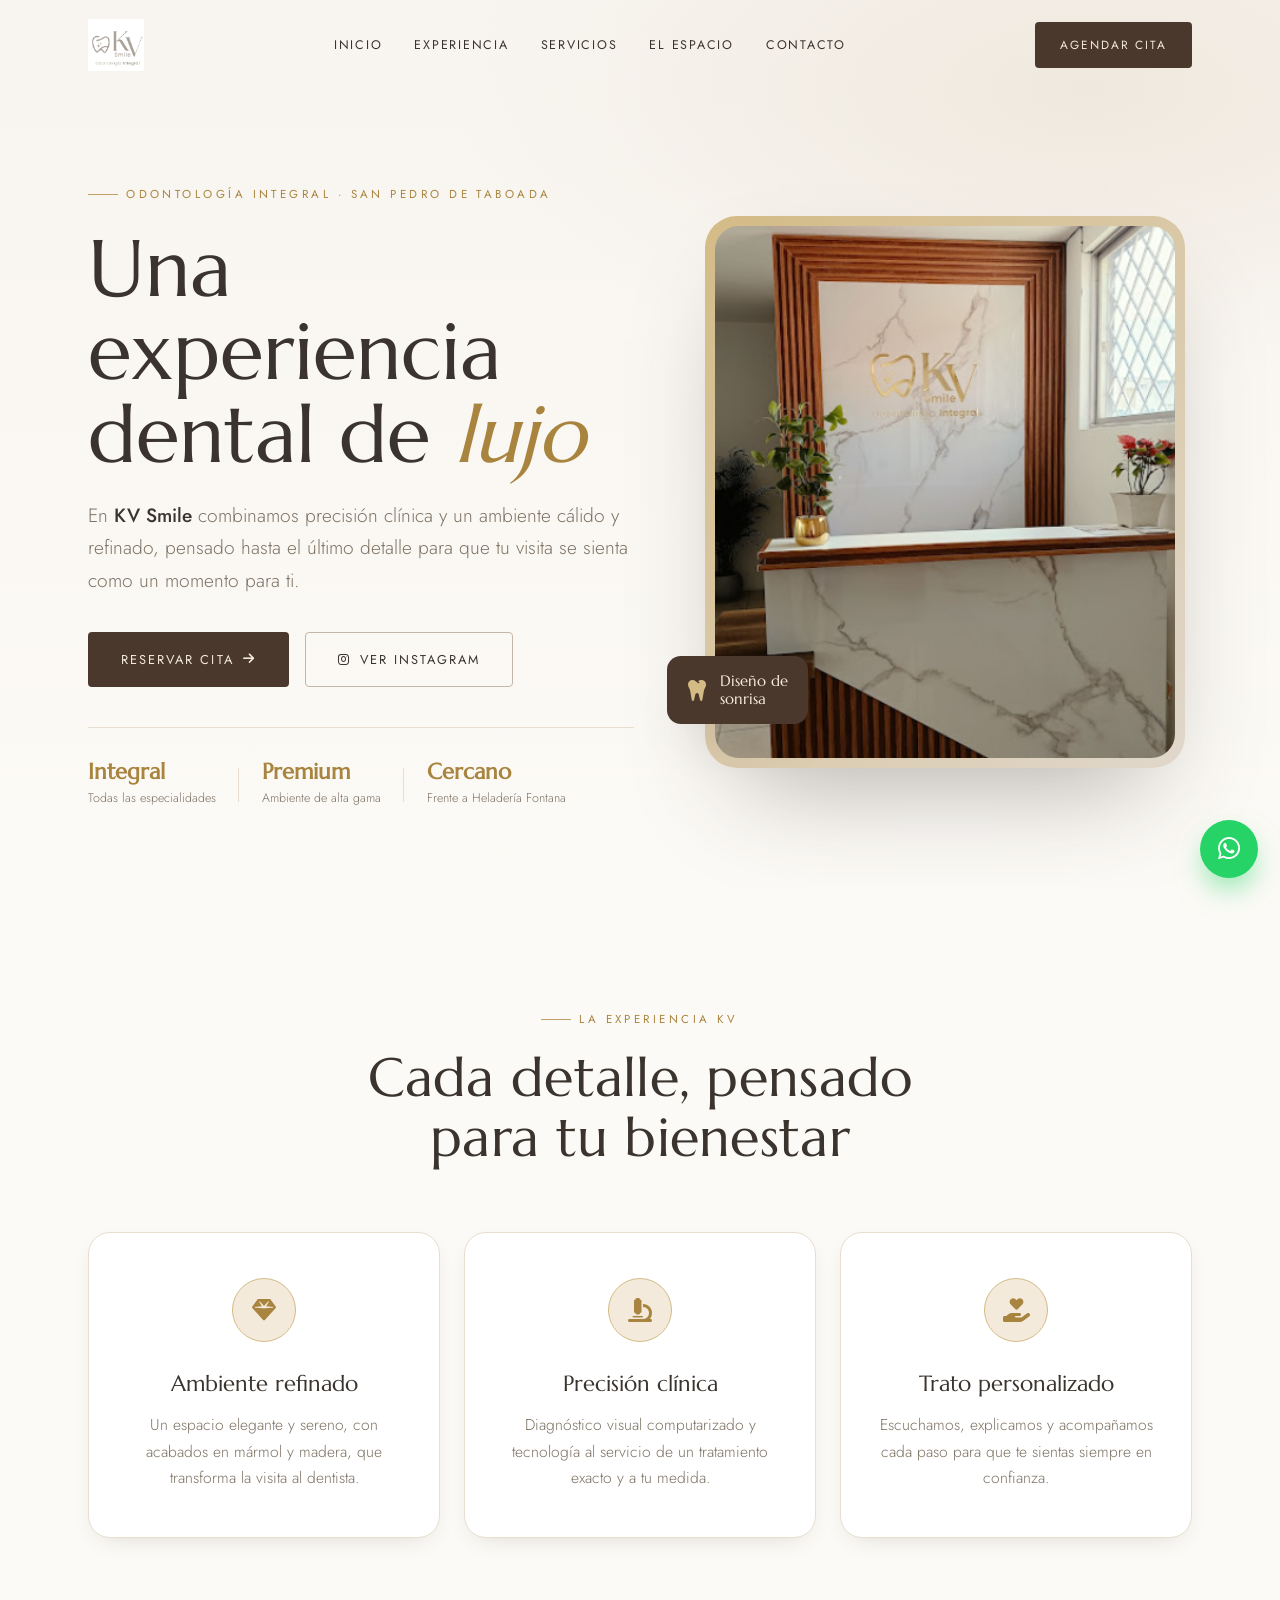
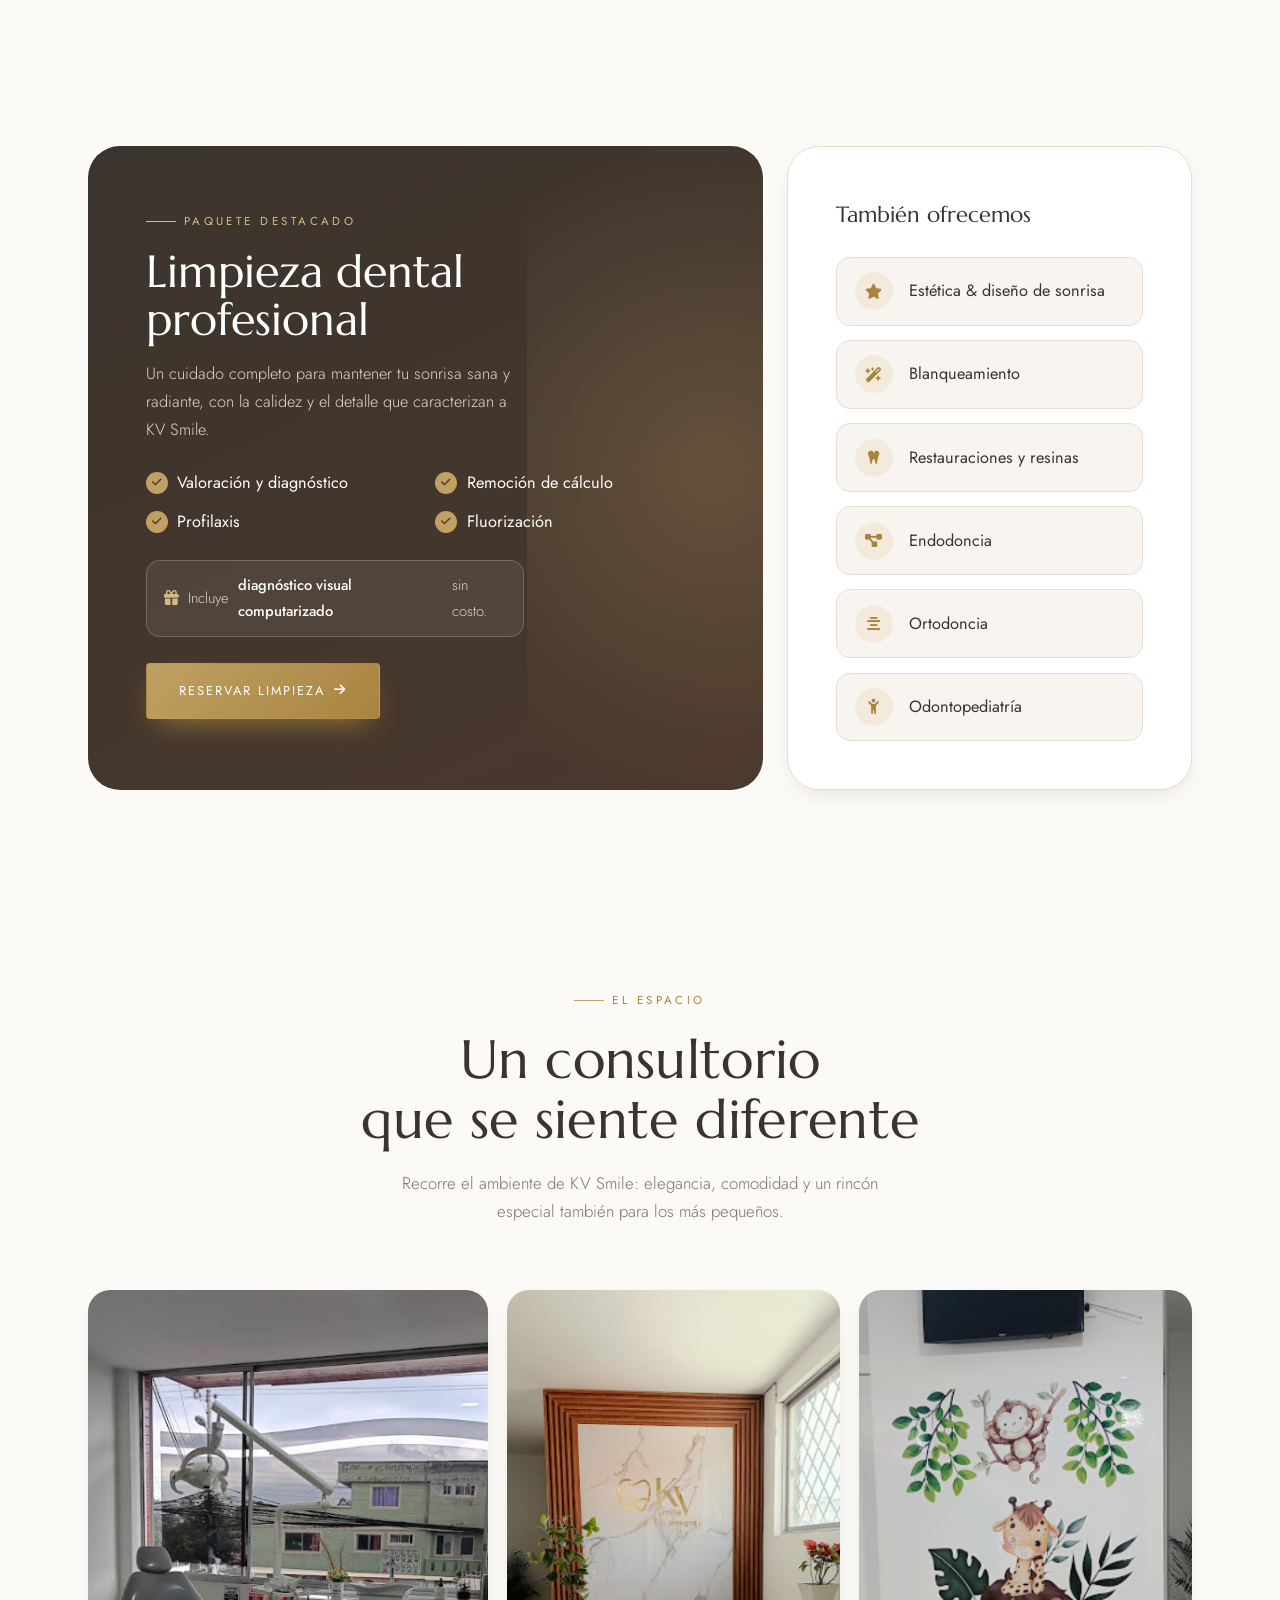
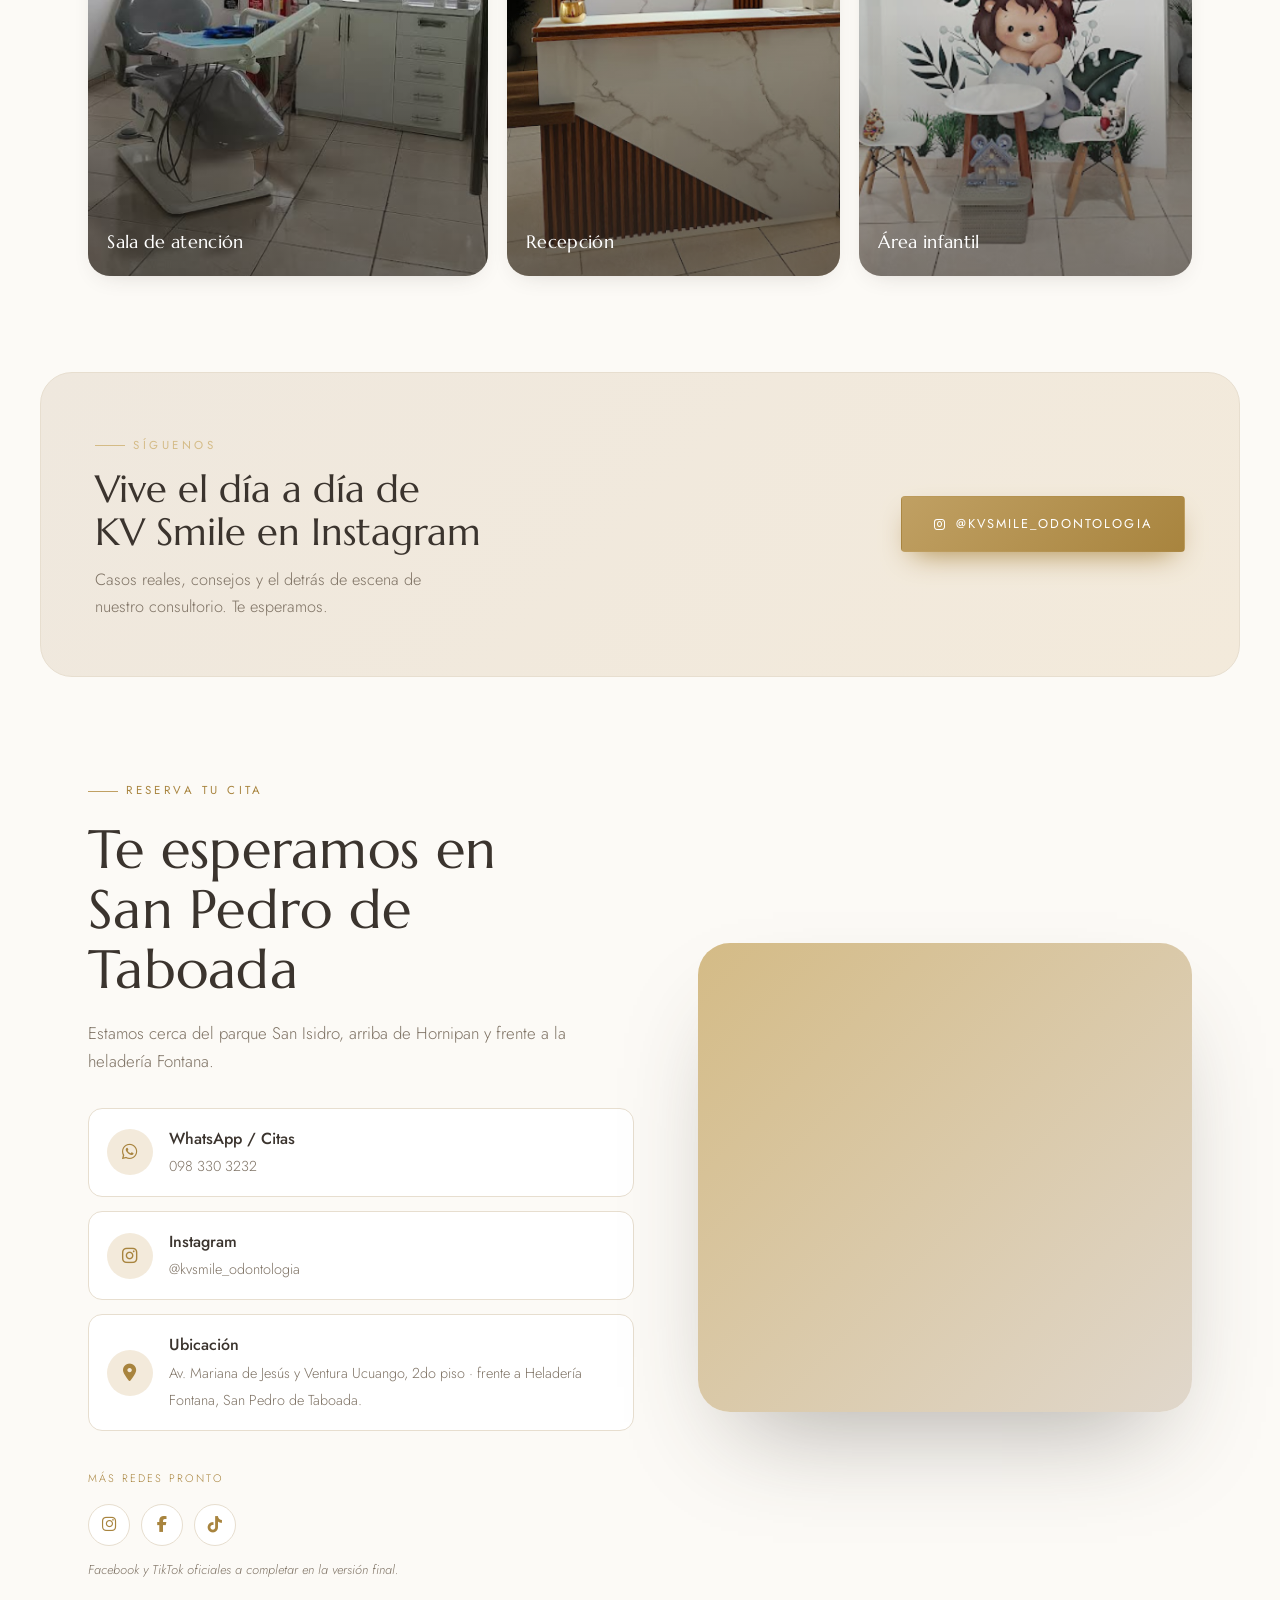
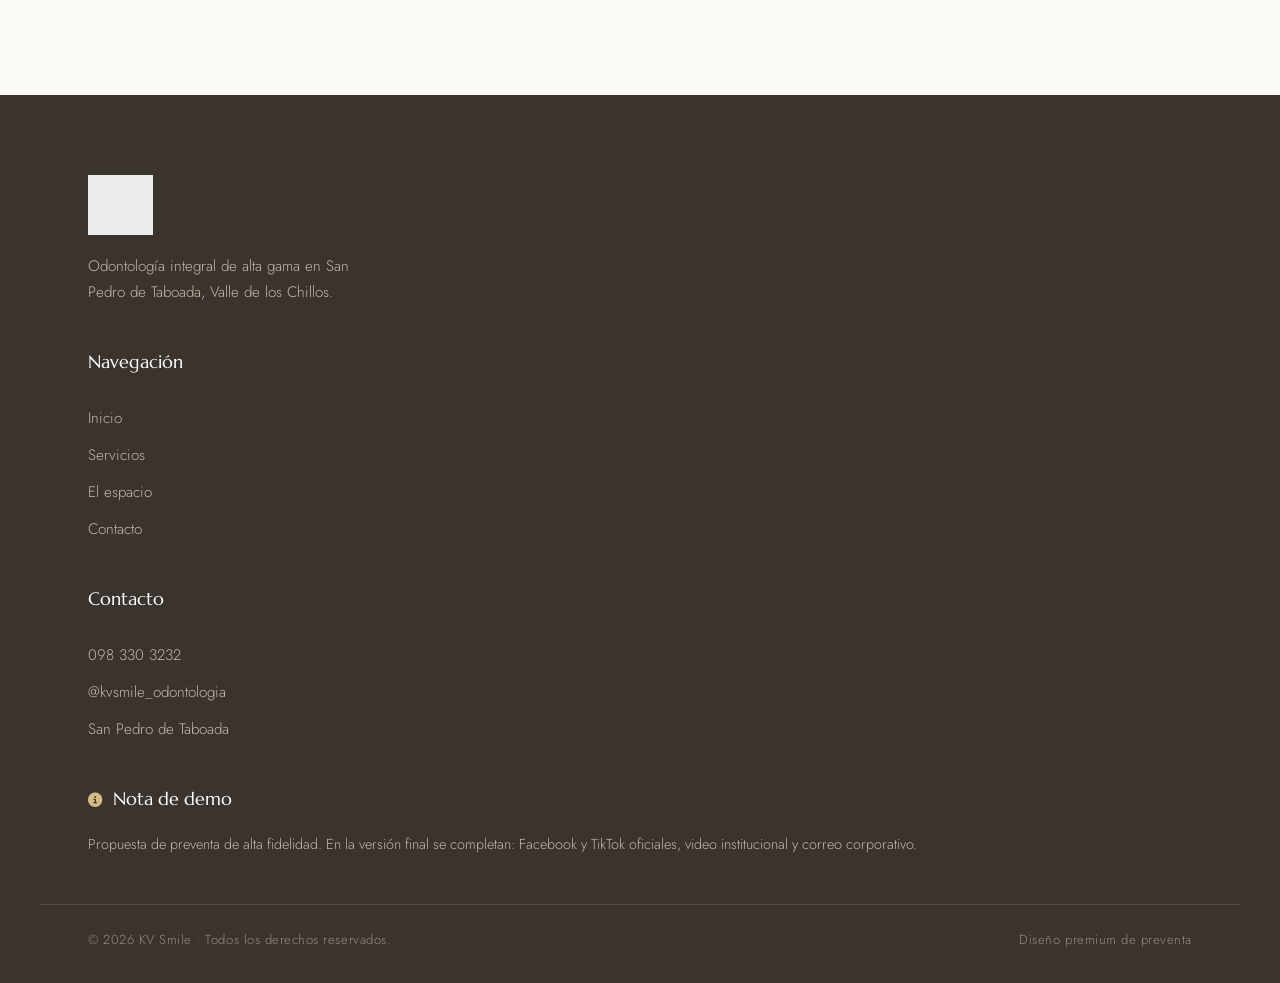
<file: index.html>
﻿<!DOCTYPE html>
<html lang="es">
<head>
    <meta charset="UTF-8">
    <meta name="viewport" content="width=device-width, initial-scale=1.0">
    <meta name="description" content="KV Smile · Odontología Integral en San Pedro de Taboada, Valle de los Chillos. Experiencia dental de lujo, limpieza profesional y estética. Citas: 098 330 3232.">
    <title>KV Smile · Odontología Integral — San Pedro de Taboada</title>
    <link rel="icon" type="image/png" href="imagenes/logo.png">
    <link rel="apple-touch-icon" href="imagenes/logo.png">

    <link rel="preconnect" href="https://fonts.googleapis.com">
    <link rel="preconnect" href="https://fonts.gstatic.com" crossorigin>
    <link href="https://fonts.googleapis.com/css2?family=Marcellus&family=Jost:wght@300;400;500;600&display=swap" rel="stylesheet">

    <link rel="stylesheet" href="styles.css">
    <link rel="stylesheet" href="https://cdnjs.cloudflare.com/ajax/libs/font-awesome/6.5.1/css/all.min.css">
</head>
<body>

    <!-- ======= HEADER ======= -->
    <header class="site-header" id="header">
        <div class="shell header-inner">
            <a href="#inicio" class="brand">
                <img src="imagenes/logo.png" alt="KV Smile · Odontología Integral" class="brand-logo">
            </a>
            <nav class="nav" id="nav">
                <a href="#inicio" class="nav-link">Inicio</a>
                <a href="#experiencia" class="nav-link">Experiencia</a>
                <a href="#servicios" class="nav-link">Servicios</a>
                <a href="#espacio" class="nav-link">El espacio</a>
                <a href="contacto.html" class="nav-link">Contacto</a>
            </nav>
            <div class="header-actions">
                <a href="contacto.html" target="_blank" rel="noopener" class="btn btn-solid btn-sm">
                    <span>Agendar cita</span>
                </a>
                <button class="burger" id="burger" aria-label="Abrir menú" aria-expanded="false">
                    <span></span><span></span><span></span>
                </button>
            </div>
        </div>
    </header>

    <main>
        <!-- ======= HERO ======= -->
        <section class="hero" id="inicio">
            <div class="shell hero-grid">
                <div class="hero-copy reveal">
                    <span class="eyebrow">Odontología Integral · San Pedro de Taboada</span>
                    <h1>Una experiencia<br>dental de <span class="gold">lujo</span></h1>
                    <p class="lead">
                        En <strong>KV Smile</strong> combinamos precisión clínica y un ambiente cálido y refinado,
                        pensado hasta el último detalle para que tu visita se sienta como un momento para ti.
                    </p>
                    <div class="hero-cta">
                        <a href="contacto.html" target="_blank" rel="noopener" class="btn btn-solid"><span>Reservar cita</span> <i class="fa-solid fa-arrow-right"></i></a>
                        <a href="https://www.instagram.com/kvsmile_odontologia" target="_blank" rel="noopener" class="btn btn-line"><i class="fa-brands fa-instagram"></i> <span>Ver Instagram</span></a>
                    </div>
                    <div class="hero-trust">
                        <div><strong>Integral</strong><span>Todas las especialidades</span></div>
                        <div class="divider"></div>
                        <div><strong>Premium</strong><span>Ambiente de alta gama</span></div>
                        <div class="divider"></div>
                        <div><strong>Cercano</strong><span>Frente a Heladería Fontana</span></div>
                    </div>
                </div>
                <div class="hero-visual reveal">
                    <div class="hero-frame">
                        <img src="imagenes/Captura de pantalla 2026-07-13 170111.png" alt="Recepción de mármol y dorado de KV Smile" loading="eager">
                    </div>
                    <div class="gold-badge">
                        <i class="fa-solid fa-tooth"></i>
                        <span>Diseño de<br>sonrisa</span>
                    </div>
                </div>
            </div>
        </section>

        <!-- ======= EXPERIENCIA ======= -->
        <section class="experience" id="experiencia">
            <div class="shell">
                <div class="section-head reveal">
                    <span class="eyebrow">La experiencia KV</span>
                    <h2 class="section-title">Cada detalle, pensado<br>para tu bienestar</h2>
                </div>
                <div class="exp-grid">
                    <article class="exp reveal"><span class="exp-ico"><i class="fa-solid fa-gem"></i></span><h3>Ambiente refinado</h3><p>Un espacio elegante y sereno, con acabados en mármol y madera, que transforma la visita al dentista.</p></article>
                    <article class="exp reveal"><span class="exp-ico"><i class="fa-solid fa-microscope"></i></span><h3>Precisión clínica</h3><p>Diagnóstico visual computarizado y tecnología al servicio de un tratamiento exacto y a tu medida.</p></article>
                    <article class="exp reveal"><span class="exp-ico"><i class="fa-solid fa-hand-holding-heart"></i></span><h3>Trato personalizado</h3><p>Escuchamos, explicamos y acompañamos cada paso para que te sientas siempre en confianza.</p></article>
                </div>
            </div>
        </section>

        <!-- ======= SERVICIOS / PAQUETE ======= -->
        <section class="services" id="servicios">
            <div class="shell serv-grid">
                <div class="serv-feature reveal">
                    <span class="eyebrow eyebrow-light">Paquete destacado</span>
                    <h2>Limpieza dental<br>profesional</h2>
                    <p>Un cuidado completo para mantener tu sonrisa sana y radiante, con la calidez y el detalle que caracterizan a KV Smile.</p>
                    <ul class="serv-list">
                        <li><i class="fa-solid fa-check"></i> Valoración y diagnóstico</li>
                        <li><i class="fa-solid fa-check"></i> Remoción de cálculo</li>
                        <li><i class="fa-solid fa-check"></i> Profilaxis</li>
                        <li><i class="fa-solid fa-check"></i> Fluorización</li>
                    </ul>
                    <p class="serv-gift"><i class="fa-solid fa-gift"></i> Incluye <strong>diagnóstico visual computarizado</strong> sin costo.</p>
                    <a href="contacto.html" target="_blank" rel="noopener" class="btn btn-gold"><span>Reservar limpieza</span> <i class="fa-solid fa-arrow-right"></i></a>
                </div>
                <div class="serv-others reveal">
                    <h3 class="serv-others-title">También ofrecemos</h3>
                    <div class="chip-list">
                        <div class="chip"><i class="fa-solid fa-star"></i><span>Estética &amp; diseño de sonrisa</span></div>
                        <div class="chip"><i class="fa-solid fa-wand-magic-sparkles"></i><span>Blanqueamiento</span></div>
                        <div class="chip"><i class="fa-solid fa-tooth"></i><span>Restauraciones y resinas</span></div>
                        <div class="chip"><i class="fa-solid fa-diagram-project"></i><span>Endodoncia</span></div>
                        <div class="chip"><i class="fa-solid fa-align-center"></i><span>Ortodoncia</span></div>
                        <div class="chip"><i class="fa-solid fa-child-reaching"></i><span>Odontopediatría</span></div>
                    </div>
                </div>
            </div>
        </section>

        <!-- ======= EL ESPACIO / GALERÍA ======= -->
        <section class="space" id="espacio">
            <div class="shell">
                <div class="section-head reveal">
                    <span class="eyebrow">El espacio</span>
                    <h2 class="section-title">Un consultorio<br>que se siente diferente</h2>
                    <p class="section-desc center">Recorre el ambiente de KV Smile: elegancia, comodidad y un rincón especial también para los más pequeños.</p>
                </div>
                <div class="gallery">
                    <figure class="g-item g-tall reveal"><img src="imagenes/Captura de pantalla 2026-07-13 170225.png" alt="Sala de atención de KV Smile"><figcaption>Sala de atención</figcaption></figure>
                    <figure class="g-item reveal"><img src="imagenes/Captura de pantalla 2026-07-13 170111.png" alt="Recepción de mármol y dorado"><figcaption>Recepción</figcaption></figure>
                    <figure class="g-item reveal"><img src="imagenes/Captura de pantalla 2026-07-13 170128.png" alt="Área infantil de KV Smile"><figcaption>Área infantil</figcaption></figure>
                </div>
            </div>
        </section>

        <!-- ======= INSTAGRAM ======= -->
        <section class="insta">
            <div class="shell insta-card reveal">
                <div class="insta-copy">
                    <span class="eyebrow eyebrow-light">Síguenos</span>
                    <h2>Vive el día a día de<br>KV Smile en Instagram</h2>
                    <p>Casos reales, consejos y el detrás de escena de nuestro consultorio. Te esperamos.</p>
                </div>
                <a href="https://www.instagram.com/kvsmile_odontologia" target="_blank" rel="noopener" class="btn btn-gold insta-btn">
                    <i class="fa-brands fa-instagram"></i><span>@kvsmile_odontologia</span>
                </a>
            </div>
        </section>

        <!-- ======= CONTACTO ======= -->
        <section class="contact" id="contacto">
            <div class="shell contact-grid">
                <div class="contact-copy reveal">
                    <span class="eyebrow">Reserva tu cita</span>
                    <h2 class="section-title">Te esperamos en<br>San Pedro de Taboada</h2>
                    <p class="section-desc">Estamos cerca del parque San Isidro, arriba de Hornipan y frente a la heladería Fontana.</p>
                    <div class="contact-methods">
                        <a href="https://wa.me/593983303232?text=Hola%20KV%20Smile,%20deseo%20agendar%20una%20cita." target="_blank" rel="noopener" class="method">
                            <span class="method-ico"><i class="fa-brands fa-whatsapp"></i></span>
                            <span class="method-txt"><strong>WhatsApp / Citas</strong><em>098 330 3232</em></span>
                        </a>
                        <a href="https://www.instagram.com/kvsmile_odontologia" target="_blank" rel="noopener" class="method">
                            <span class="method-ico"><i class="fa-brands fa-instagram"></i></span>
                            <span class="method-txt"><strong>Instagram</strong><em>@kvsmile_odontologia</em></span>
                        </a>
                        <div class="method method-static">
                            <span class="method-ico"><i class="fa-solid fa-location-dot"></i></span>
                            <span class="method-txt"><strong>Ubicación</strong><em>Av. Mariana de Jesús y Ventura Ucuango, 2do piso · frente a Heladería Fontana, San Pedro de Taboada.</em></span>
                        </div>
                    </div>
                    <div class="social-placeholder">
                        <span>Más redes pronto</span>
                        <div class="social-row">
                            <a href="https://www.instagram.com/kvsmile_odontologia" target="_blank" rel="noopener" class="soc" aria-label="Instagram"><i class="fa-brands fa-instagram"></i></a>
                            <a href="#" class="soc" aria-label="Facebook (por definir)"><i class="fa-brands fa-facebook-f"></i></a>
                            <a href="#" class="soc" aria-label="TikTok (por definir)"><i class="fa-brands fa-tiktok"></i></a>
                        </div>
                        <em class="hint">Facebook y TikTok oficiales a completar en la versión final.</em>
                    </div>
                </div>
                <div class="contact-map reveal">
                    <div class="map-frame">
                        <iframe title="Ubicación de KV Smile"
                            src="https://www.google.com/maps/embed?pb=!1m18!1m12!1m3!1d3989.6!2d-78.455!3d-0.309!2m3!1f0!2f0!3f0!3m2!1i1024!2i768!4f13.1!3m3!1m2!1s0x0%3A0x0!2sKV%20Smile%20Odontolog%C3%ADa%20Integral!5e0!3m2!1ses!2sec!4v1700000000000!5m2!1ses!2sec"
                            width="100%" height="100%" style="border:0;" allowfullscreen="" loading="lazy" referrerpolicy="no-referrer-when-downgrade"></iframe>
                    </div>
                </div>
            </div>
        </section>
    </main>

    <!-- ======= FOOTER ======= -->
    <footer class="site-footer">
        <div class="shell footer-grid">
            <div class="footer-brand">
                <img src="imagenes/logo.png" alt="KV Smile" class="footer-logo">
                <p>Odontología integral de alta gama en San Pedro de Taboada, Valle de los Chillos.</p>
            </div>
            <div class="footer-col">
                <h4>Navegación</h4>
                <a href="#inicio">Inicio</a>
                <a href="#servicios">Servicios</a>
                <a href="#espacio">El espacio</a>
                <a href="contacto.html">Contacto</a>
            </div>
            <div class="footer-col">
                <h4>Contacto</h4>
                <a href="tel:0983303232">098 330 3232</a>
                <a href="https://www.instagram.com/kvsmile_odontologia" target="_blank" rel="noopener">@kvsmile_odontologia</a>
                <span>San Pedro de Taboada</span>
            </div>
            <div class="footer-note">
                <h4><i class="fa-solid fa-circle-info"></i> Nota de demo</h4>
                <p>Propuesta de preventa de alta fidelidad. En la versión final se completan: Facebook y TikTok oficiales, video institucional y correo corporativo.</p>
            </div>
        </div>
        <div class="shell footer-bottom">
            <p>© 2026 KV Smile · Todos los derechos reservados.</p>
            <p>Diseño premium de preventa</p>
        </div>
    </footer>

    <a href="https://wa.me/593983303232?text=Hola%20KV%20Smile,%20deseo%20agendar%20una%20cita." target="_blank" rel="noopener" class="wa-float" aria-label="Escríbenos por WhatsApp">
        <i class="fa-brands fa-whatsapp"></i>
    </a>

    <script src="script.js"></script>
</body>
</html>
</file>
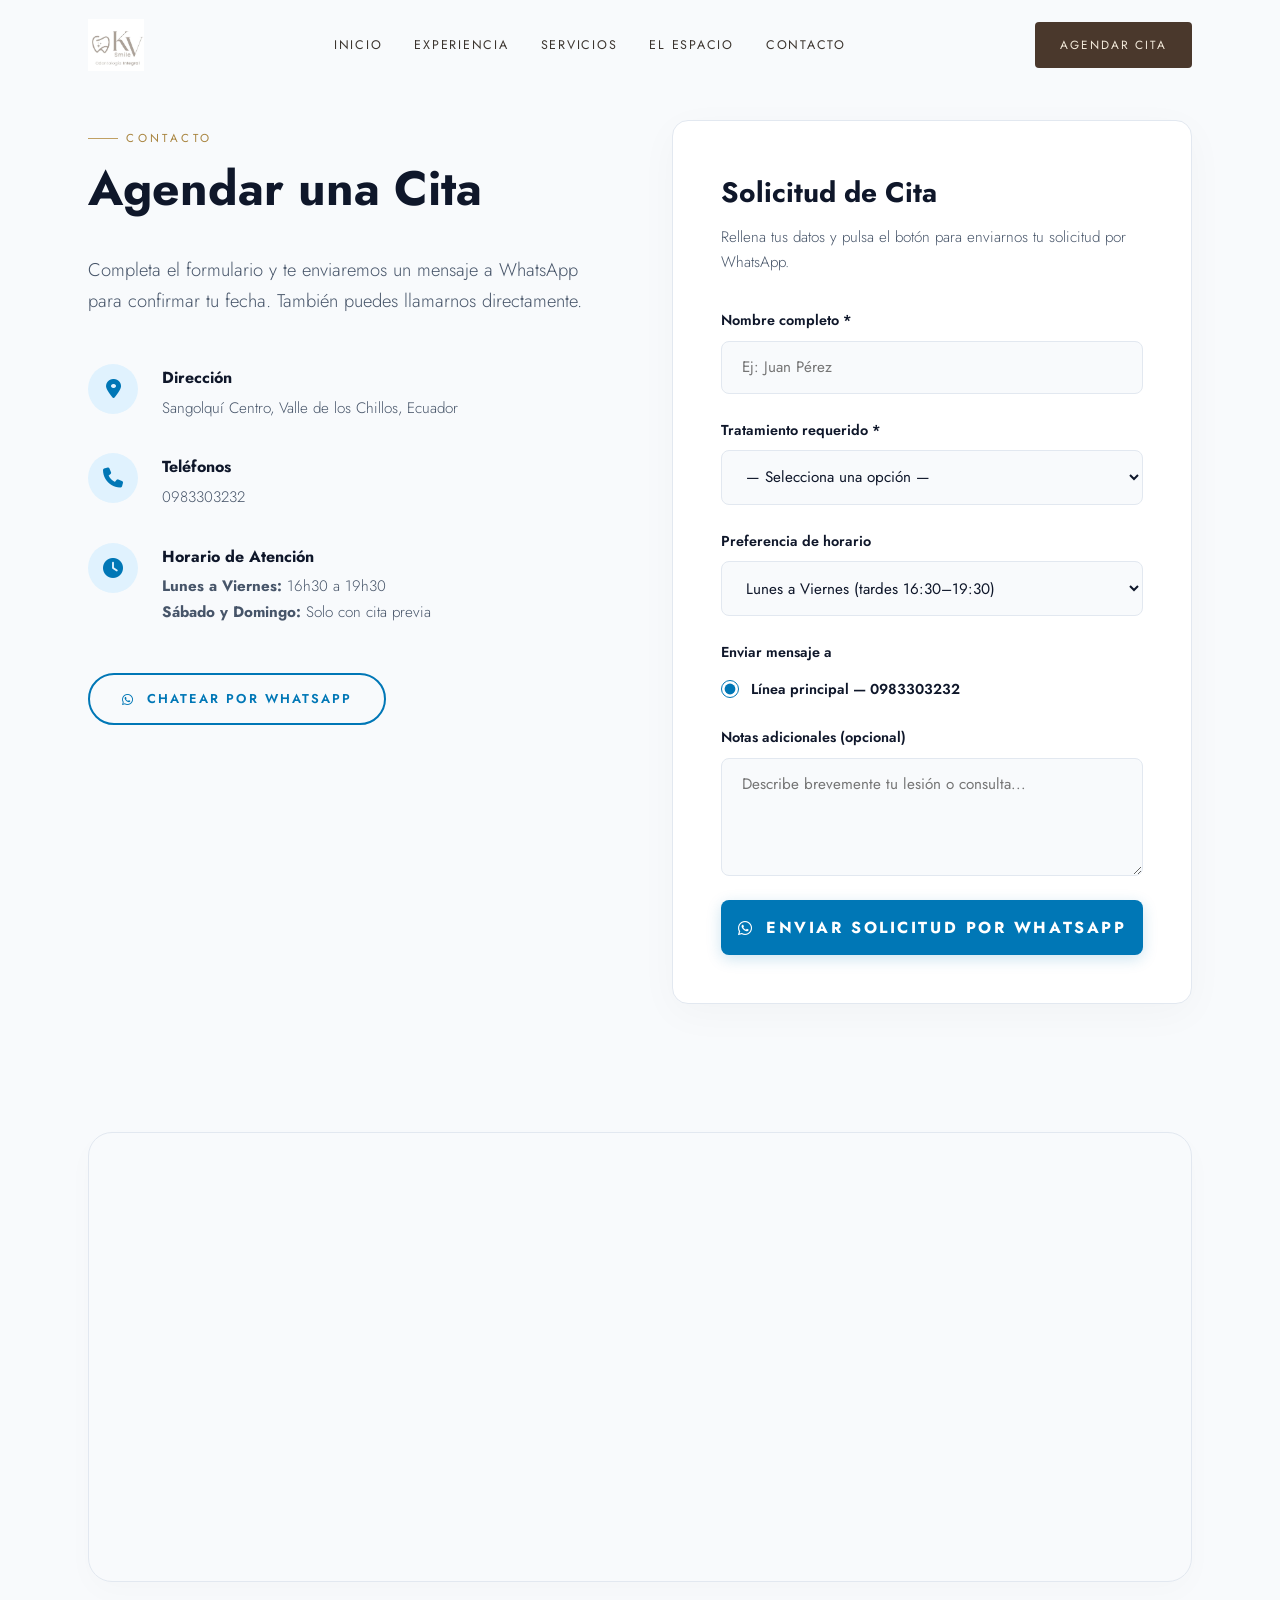
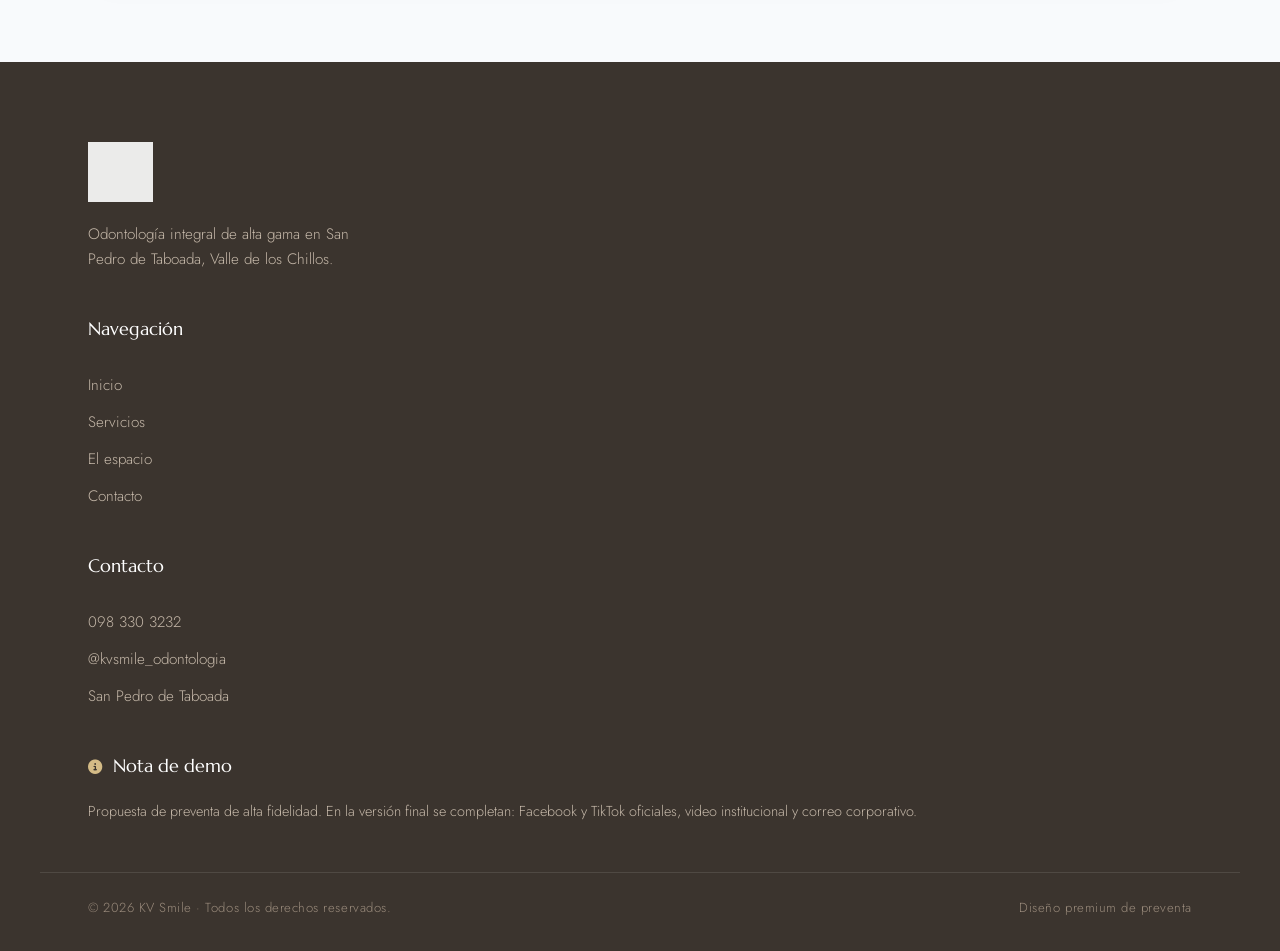
<file: contacto.html>
﻿<!DOCTYPE html>
<html lang="es">
<head>
    <meta charset="UTF-8">
    <meta name="viewport" content="width=device-width, initial-scale=1.0">
    <meta name="description" content="Agenda tu cita en línea. Rellena el formulario y envíanos tu solicitud directamente a nuestro WhatsApp.">
    <title>Agendar Cita | Formulario de Contacto Directo</title>
    
    <meta charset="UTF-8">
    <meta name="viewport" content="width=device-width, initial-scale=1.0">
    
    

    <link rel="preconnect" href="https://fonts.googleapis.com">
    <link rel="preconnect" href="https://fonts.gstatic.com" crossorigin>
    <link href="https://fonts.googleapis.com/css2?family=Marcellus&family=Jost:wght@300;400;500;600&display=swap" rel="stylesheet">

    <link rel="stylesheet" href="styles.css">
    <link rel="stylesheet" href="https://cdnjs.cloudflare.com/ajax/libs/font-awesome/6.5.1/css/all.min.css">

</head>
<body>

<header class="site-header" id="header">
        <div class="shell header-inner">
            <a href="index.html#inicio" class="brand">
                <img src="imagenes/logo.png" alt="KV Smile · Odontología Integral" class="brand-logo">
            </a>
            <nav class="nav" id="nav">
                <a href="index.html#inicio" class="nav-link">Inicio</a>
                <a href="index.html#experiencia" class="nav-link">Experiencia</a>
                <a href="index.html#servicios" class="nav-link">Servicios</a>
                <a href="index.html#espacio" class="nav-link">El espacio</a>
                <a href="contacto.html" class="nav-link">Contacto</a>
            </nav>
            <div class="header-actions">
                <a href="contacto.html" target="_blank" rel="noopener" class="btn btn-solid btn-sm">
                    <span>Agendar cita</span>
                </a>
                <button class="burger" id="burger" aria-label="Abrir menú" aria-expanded="false">
                    <span></span><span></span><span></span>
                </button>
            </div>
        </div>
    </header>

<main class="contact-page-main">
    <section class="contact-form-section">
        <div class="shell contact-grid-container">
            <!-- Columna de Información -->
            <div class="contact-info-col reveal">
                <span class="eyebrow">Contacto</span>
                <h1 class="page-title">Agendar una Cita</h1>
                <p class="lead-text">Completa el formulario y te enviaremos un mensaje a WhatsApp para confirmar tu fecha. También puedes llamarnos directamente.</p>
                
                <div class="info-blocks">
                    <div class="info-item">
                        <div class="info-icon"><i class="fa-solid fa-location-dot"></i></div>
                        <div class="info-text">
                            <h4>Dirección</h4>
                            <p>Sangolquí Centro, Valle de los Chillos, Ecuador</p>
                        </div>
                    </div>
                    
                    <div class="info-item">
                        <div class="info-icon"><i class="fa-solid fa-phone"></i></div>
                        <div class="info-text">
                            <h4>Teléfonos</h4>
                            <p>0983303232</p>
                        </div>
                    </div>

                    
                    
                    <div class="info-item">
                        <div class="info-icon"><i class="fa-solid fa-clock"></i></div>
                        <div class="info-text">
                            <h4>Horario de Atención</h4>
                            <p><strong>Lunes a Viernes:</strong> 16h30 a 19h30<br><strong>Sábado y Domingo:</strong> Solo con cita previa</p>
                        </div>
                    </div>
                </div>

                <a href="https://wa.me/593983303232?text=Hola,%20deseo%20más%20información." target="_blank" rel="noopener" class="btn btn-line btn-wa-chat">
                    <i class="fa-brands fa-whatsapp"></i> <span>Chatear por WhatsApp</span>
                </a>
            </div>

            <!-- Columna del Formulario -->
            <div class="contact-form-col reveal">
                <div class="form-card">
                    <h3>Solicitud de Cita</h3>
                    <p class="form-instructions">Rellena tus datos y pulsa el botón para enviarnos tu solicitud por WhatsApp.</p>
                    
                    <form id="appointmentForm" class="appointment-form">
                        <div class="form-group">
                            <label for="fullName">Nombre completo *</label>
                            <input type="text" id="fullName" placeholder="Ej: Juan Pérez" required>
                        </div>

                        <div class="form-group">
                            <label for="treatment">Tratamiento requerido *</label>
                            <select id="treatment" required>
                                <option value="" disabled selected>— Selecciona una opción —</option>
                                <option value="Profilaxis">Profilaxis (Limpieza Dental)</option>
                                <option value="Calzas Dentales">Calzas Dentales (Restauración)</option>
                                <option value="Endodoncia">Endodoncia (Tratamiento de conducto)</option>
                                <option value="Ortodoncia">Ortodoncia (Brackets/Alineadores)</option>
                                <option value="Estética Dental">Estética Dental (Diseño/Blanqueamiento)</option>
                                <option value="Otro">Otro tratamiento / Consulta general</option>
                            </select>
                        </div>

                        <div class="form-group">
                            <label for="timePreference">Preferencia de horario</label>
                            <select id="timePreference">
                                <option value="Lunes a Viernes (tardes 16:30-19:30)">Lunes a Viernes (tardes 16:30–19:30)</option>
                                <option value="Sábados (con cita previa)">Sábados (con cita previa)</option>
                                <option value="Cualquier horario disponible">Cualquier horario disponible</option>
                            </select>
                        </div>

                        <div class="form-group">
                            <label>Enviar mensaje a</label>
                            <div class="radio-group">
                                <label class="radio-label">
                                    <input type="radio" name="phoneLine" value="593983303232" checked>
                                    <span>Línea principal — 0983303232</span>
                                </label>
                            </div>
                        </div>

                        <div class="form-group">
                            <label for="notes">Notas adicionales (opcional)</label>
                            <textarea id="notes" rows="4" placeholder="Describe brevemente tu lesión o consulta..."></textarea>
                        </div>

                        <button type="submit" class="btn btn-solid btn-submit">
                            <i class="fa-brands fa-whatsapp"></i> <span>Enviar solicitud por WhatsApp</span>
                        </button>
                    </form>
                </div>
            </div>
        </div>
    </section>

    <!-- Mapa -->
    <section class="contact-map-section">
        <div class="shell">
            <div class="map-wrapper">
                <iframe title="Ubicación de KV Smile"
                            src="https://www.google.com/maps/embed?pb=!1m18!1m12!1m3!1d3989.6!2d-78.455!3d-0.309!2m3!1f0!2f0!3f0!3m2!1i1024!2i768!4f13.1!3m3!1m2!1s0x0%3A0x0!2sKV%20Smile%20Odontolog%C3%ADa%20Integral!5e0!3m2!1ses!2sec!4v1700000000000!5m2!1ses!2sec"
                            width="100%" height="100%" style="border:0;" allowfullscreen="" loading="lazy" referrerpolicy="no-referrer-when-downgrade"></iframe>
            </div>
        </div>
    </section>
</main>

<footer class="site-footer">
        <div class="shell footer-grid">
            <div class="footer-brand">
                <img src="imagenes/logo.png" alt="KV Smile" class="footer-logo">
                <p>Odontología integral de alta gama en San Pedro de Taboada, Valle de los Chillos.</p>
            </div>
            <div class="footer-col">
                <h4>Navegación</h4>
                <a href="index.html#inicio">Inicio</a>
                <a href="index.html#servicios">Servicios</a>
                <a href="index.html#espacio">El espacio</a>
                <a href="index.html#contacto">Contacto</a>
            </div>
            <div class="footer-col">
                <h4>Contacto</h4>
                <a href="tel:0983303232">098 330 3232</a>
                <a href="https://www.instagram.com/kvsmile_odontologia" target="_blank" rel="noopener">@kvsmile_odontologia</a>
                <span>San Pedro de Taboada</span>
            </div>
            <div class="footer-note">
                <h4><i class="fa-solid fa-circle-info"></i> Nota de demo</h4>
                <p>Propuesta de preventa de alta fidelidad. En la versión final se completan: Facebook y TikTok oficiales, video institucional y correo corporativo.</p>
            </div>
        </div>
        <div class="shell footer-bottom">
            <p>© 2026 KV Smile · Todos los derechos reservados.</p>
            <p>Diseño premium de preventa</p>
        </div>
    </footer>

<script src="script.js"></script>
</body>
</html>
</file>
<file: styles.css>
/* ============================================================
   KV SMILE · Odontología Integral
   Paleta de lujo extraída de la marca: taupe/greige + dorado
   champagne + mármol + nogal. Elegancia editorial cálida.
   ============================================================ */

:root {
    --walnut:   #4A382C;
    --taupe-900:#3B342E;
    --taupe-700:#6B5D51;
    --taupe-500:#9A8B7C;
    --taupe-300:#C4B7A8;
    --taupe-200:#E0D7CB;
    --taupe-100:#EFE8DE;

    --gold-600: #A8843E;
    --gold-500: #C0A063;
    --gold-400: #D4BB86;
    --gold-100: #F3EADB;

    --marble:  #F8F5F0;
    --cream:   #FCFAF6;
    --white:   #FFFFFF;
    --ink:     #33291F;
    --muted:   #7E7264;
    --line:    #E7DECF;

    --accent:    var(--gold-600);
    --accent-dk: var(--walnut);

    --serif: "Marcellus", Georgia, serif;
    --sans:  "Jost", system-ui, -apple-system, sans-serif;

    --r-sm: 8px;
    --r-md: 14px;
    --r-lg: 22px;
    --r-xl: 32px;

    --shadow-sm: 0 8px 24px -12px rgba(59,52,46,.22);
    --shadow-md: 0 26px 54px -24px rgba(59,52,46,.28);
    --shadow-lg: 0 50px 100px -40px rgba(59,52,46,.40);

    --shell: 1200px;
    --ease: cubic-bezier(.22,.61,.36,1);
}

*, *::before, *::after { box-sizing: border-box; }
* { margin: 0; }
html { scroll-behavior: smooth; -webkit-text-size-adjust: 100%; }
body { font-family: var(--sans); color: var(--ink); background: var(--cream); line-height: 1.7; font-size: 1.02rem; font-weight: 300; -webkit-font-smoothing: antialiased; overflow-x: hidden; }
img { max-width: 100%; display: block; }
a { color: inherit; text-decoration: none; }
ul { list-style: none; padding: 0; }

.shell { width: 100%; max-width: var(--shell); margin-inline: auto; padding-inline: clamp(20px, 5vw, 48px); }
.gold { color: var(--gold-600); font-style: italic; }

.eyebrow { display: inline-flex; align-items: center; gap: .7em; font-size: .72rem; font-weight: 400; letter-spacing: .3em; text-transform: uppercase; color: var(--gold-600); }
.eyebrow::before { content: ""; width: 30px; height: 1px; background: var(--gold-500); }
.eyebrow-light { color: var(--gold-400); }
.eyebrow-light::before { background: var(--gold-400); }

.section-title { font-family: var(--serif); font-weight: 400; font-size: clamp(2rem, 4.6vw, 3.4rem); line-height: 1.1; letter-spacing: .005em; color: var(--taupe-900); }
.section-desc { color: var(--muted); font-size: 1.05rem; max-width: 48ch; margin-top: 1.2rem; }
.section-desc.center { margin-inline: auto; }
.section-head { text-align: center; max-width: 720px; margin: 0 auto clamp(2.5rem, 5vw, 4rem); }
.section-head .eyebrow { margin-bottom: 1.2rem; justify-content: center; }

/* Buttons */
.btn { --pad: 1rem 2rem; display: inline-flex; align-items: center; justify-content: center; gap: .7em; padding: var(--pad); border-radius: 4px; font-family: var(--sans); font-weight: 400; font-size: .8rem; letter-spacing: .16em; text-transform: uppercase; cursor: pointer; border: 1px solid transparent; transition: transform .35s var(--ease), box-shadow .35s var(--ease), background .3s, color .3s, border-color .3s; }
.btn i { transition: transform .35s var(--ease); }
.btn-sm { --pad: .75rem 1.5rem; font-size: .74rem; }
.btn-solid { background: var(--walnut); color: var(--gold-100); }
.btn-solid:hover { background: var(--taupe-900); transform: translateY(-3px); box-shadow: var(--shadow-md); }
.btn-solid:hover i { transform: translateX(4px); }
.btn-line { background: transparent; color: var(--taupe-900); border-color: var(--taupe-300); }
.btn-line:hover { border-color: var(--gold-600); color: var(--gold-600); transform: translateY(-3px); }
.btn-gold { background: linear-gradient(135deg, var(--gold-500), var(--gold-600)); color: #fff; box-shadow: 0 12px 30px -12px var(--gold-600); }
.btn-gold:hover { transform: translateY(-3px); box-shadow: 0 20px 40px -14px var(--gold-600); }
.btn-gold:hover i { transform: translateX(4px); }

/* ============================================================ HEADER */
.site-header { position: fixed; inset: 0 0 auto 0; z-index: 100; padding: 1.2rem 0; transition: padding .4s var(--ease), background .4s, box-shadow .4s, border-color .4s; border-bottom: 1px solid transparent; }
.site-header.scrolled { padding: .5rem 0; background: color-mix(in srgb, var(--cream) 86%, transparent); backdrop-filter: saturate(150%) blur(16px); -webkit-backdrop-filter: saturate(150%) blur(16px); box-shadow: var(--shadow-sm); border-bottom-color: var(--line); }
.header-inner { display: flex; align-items: center; justify-content: space-between; gap: 1.5rem; }
.brand { display: inline-flex; align-items: center; }
.brand-logo { height: 52px; width: auto; transition: height .4s var(--ease); }
.site-header.scrolled .brand-logo { height: 42px; }
.nav { display: none; gap: .2rem; }
.nav-link { position: relative; padding: .5rem .9rem; font-weight: 400; font-size: .78rem; letter-spacing: .14em; text-transform: uppercase; color: var(--taupe-900); transition: color .3s; }
.nav-link::after { content: ""; position: absolute; left: 50%; bottom: .2rem; width: 0; height: 1px; background: var(--gold-600); transform: translateX(-50%); transition: width .3s var(--ease); }
.nav-link:hover, .nav-link.active { color: var(--gold-600); }
.nav-link.active::after, .nav-link:hover::after { width: 55%; }
.header-actions { display: flex; align-items: center; gap: .8rem; }
.burger { display: inline-flex; flex-direction: column; gap: 5px; width: 44px; height: 44px; align-items: center; justify-content: center; background: #fff; border: 1px solid var(--line); border-radius: 8px; cursor: pointer; }
.burger span { width: 20px; height: 1.5px; background: var(--taupe-900); border-radius: 2px; transition: transform .3s, opacity .3s; }
.burger.open span:nth-child(1) { transform: translateY(6.5px) rotate(45deg); }
.burger.open span:nth-child(2) { opacity: 0; }
.burger.open span:nth-child(3) { transform: translateY(-6.5px) rotate(-45deg); }
.nav.open { display: flex; flex-direction: column; gap: .2rem; position: fixed; inset: 80px 16px auto 16px; background: #fff; padding: 1.2rem; border-radius: var(--r-lg); box-shadow: var(--shadow-lg); border: 1px solid var(--line); animation: dropIn .35s var(--ease); }
.nav.open .nav-link { font-size: .92rem; padding: .85rem 1rem; }
@keyframes dropIn { from { opacity: 0; transform: translateY(-12px); } to { opacity: 1; transform: translateY(0); } }

/* ============================================================ HERO */
.hero { position: relative; padding: clamp(8rem, 17vw, 11rem) 0 clamp(3rem, 7vw, 5rem); overflow: hidden;
    background:
        radial-gradient(90% 60% at 85% 10%, var(--taupe-100) 0%, transparent 55%),
        linear-gradient(180deg, var(--marble), var(--cream)); }
.hero-grid { display: grid; gap: clamp(2.5rem, 6vw, 4rem); align-items: center; }
.hero-copy h1 { font-family: var(--serif); font-weight: 400; font-size: clamp(2.6rem, 7.5vw, 5rem); line-height: 1.04; color: var(--taupe-900); margin: 1.4rem 0 1.4rem; }
.hero-copy .lead { font-size: clamp(1.05rem, 2vw, 1.2rem); color: var(--muted); max-width: 50ch; }
.hero-copy .lead strong { color: var(--taupe-900); font-weight: 500; }
.hero-cta { display: flex; flex-wrap: wrap; gap: 1rem; margin: 2.2rem 0 2.5rem; }
.hero-trust { display: flex; align-items: center; gap: 1.4rem; flex-wrap: wrap; padding-top: 2rem; border-top: 1px solid var(--line); }
.hero-trust strong { font-family: var(--serif); display: block; font-size: 1.4rem; color: var(--gold-600); line-height: 1; }
.hero-trust span { font-size: .78rem; color: var(--muted); margin-top: .3rem; display: block; }
.hero-trust .divider { width: 1px; height: 34px; background: var(--line); }

.hero-visual { position: relative; justify-self: center; width: 100%; max-width: 480px; }
.hero-frame { position: relative; border-radius: var(--r-xl); overflow: hidden; box-shadow: var(--shadow-lg); aspect-ratio: 4/4.6; padding: 10px; background: linear-gradient(135deg, var(--gold-400), var(--taupe-200)); }
.hero-frame img { width: 100%; height: 100%; object-fit: cover; border-radius: calc(var(--r-xl) - 8px); }
.gold-badge { position: absolute; bottom: 8%; left: -8%; z-index: 3; display: flex; align-items: center; gap: .7rem; background: var(--walnut); color: var(--gold-100); padding: 1rem 1.3rem; border-radius: var(--r-md); box-shadow: var(--shadow-md); animation: floatY 5.5s ease-in-out infinite; }
.gold-badge i { color: var(--gold-400); font-size: 1.5rem; }
.gold-badge span { font-family: var(--serif); font-size: .95rem; line-height: 1.2; }
@keyframes floatY { 0%,100% { transform: translateY(0); } 50% { transform: translateY(-10px); } }

/* ============================================================ EXPERIENCIA */
.experience { padding: clamp(4rem, 9vw, 7rem) 0; }
.exp-grid { display: grid; gap: 1.5rem; }
.exp { text-align: center; background: #fff; border: 1px solid var(--line); border-radius: var(--r-lg); padding: 2.8rem 2rem; box-shadow: var(--shadow-sm); transition: transform .4s var(--ease), box-shadow .4s var(--ease); }
.exp:hover { transform: translateY(-8px); box-shadow: var(--shadow-md); }
.exp-ico { display: inline-grid; place-items: center; width: 64px; height: 64px; border-radius: 50%; margin-bottom: 1.4rem; background: var(--gold-100); color: var(--gold-600); font-size: 1.5rem; border: 1px solid var(--gold-400); transition: transform .4s var(--ease); }
.exp:hover .exp-ico { transform: scale(1.08); }
.exp h3 { font-family: var(--serif); font-weight: 400; font-size: 1.4rem; color: var(--taupe-900); margin-bottom: .6rem; }
.exp p { color: var(--muted); font-size: .98rem; }

/* ============================================================ SERVICIOS / PAQUETE */
.services { padding: clamp(3.5rem, 8vw, 6rem) 0; }
.serv-grid { display: grid; gap: 1.5rem; align-items: stretch; }
.serv-feature { position: relative; overflow: hidden; background: linear-gradient(155deg, var(--taupe-900), var(--walnut)); border-radius: var(--r-xl); padding: clamp(2.4rem, 5vw, 3.6rem); color: var(--gold-100); }
.serv-feature::after { content: ""; position: absolute; top: -30%; right: -20%; width: 55%; height: 160%; background: radial-gradient(circle, rgba(192,160,99,.25), transparent 60%); }
.serv-feature > * { position: relative; z-index: 1; }
.serv-feature h2 { font-family: var(--serif); font-weight: 400; font-size: clamp(1.8rem, 4vw, 2.8rem); line-height: 1.08; margin: 1rem 0 1rem; color: #fff; }
.serv-feature > p { color: var(--taupe-200); max-width: 42ch; margin-bottom: 1.6rem; }
.serv-list { display: grid; grid-template-columns: repeat(2, 1fr); gap: .7rem 1.2rem; margin-bottom: 1.5rem; }
.serv-list li { display: flex; align-items: center; gap: .6em; font-weight: 400; color: #fff; }
.serv-list i { width: 22px; height: 22px; display: grid; place-items: center; border-radius: 50%; background: var(--gold-500); color: var(--walnut); font-size: .68rem; }
.serv-gift { display: flex; align-items: center; gap: .6em; background: rgba(255,255,255,.07); border: 1px solid rgba(212,187,134,.3); padding: .8rem 1.1rem; border-radius: var(--r-md); font-size: .92rem; color: var(--gold-100); margin-bottom: 1.8rem; }
.serv-gift i { color: var(--gold-400); }
.serv-gift strong { font-weight: 500; color: #fff; }

.serv-others { background: #fff; border: 1px solid var(--line); border-radius: var(--r-xl); padding: clamp(2.2rem, 5vw, 3rem); box-shadow: var(--shadow-sm); display: flex; flex-direction: column; justify-content: center; }
.serv-others-title { font-family: var(--serif); font-weight: 400; font-size: 1.4rem; color: var(--taupe-900); margin-bottom: 1.5rem; }
.chip-list { display: grid; gap: .9rem; }
.chip { display: flex; align-items: center; gap: 1rem; padding: .9rem 1.1rem; border-radius: var(--r-md); background: var(--marble); border: 1px solid var(--line); transition: transform .3s var(--ease), border-color .3s; }
.chip:hover { transform: translateX(5px); border-color: var(--gold-400); }
.chip i { width: 38px; height: 38px; flex-shrink: 0; border-radius: 50%; display: grid; place-items: center; background: var(--gold-100); color: var(--gold-600); font-size: .95rem; }
.chip span { font-weight: 400; color: var(--taupe-900); }

/* ============================================================ EL ESPACIO / GALERÍA */
.space { padding: clamp(3.5rem, 8vw, 6rem) 0; }
.gallery { display: grid; gap: 1.2rem; }
.g-item { position: relative; overflow: hidden; border-radius: var(--r-lg); box-shadow: var(--shadow-sm); }
.g-item img { width: 100%; height: 100%; object-fit: cover; aspect-ratio: 4/3.4; transition: transform .8s var(--ease); }
.g-item:hover img { transform: scale(1.06); }
.g-item::after { content: ""; position: absolute; inset: 0; background: linear-gradient(180deg, transparent 55%, rgba(59,52,46,.55)); }
.g-item figcaption { position: absolute; left: 1.2rem; bottom: 1.1rem; z-index: 2; color: #fff; font-family: var(--serif); font-size: 1.1rem; letter-spacing: .02em; }

/* ============================================================ INSTAGRAM */
.insta { padding: 0 0 clamp(3.5rem, 8vw, 6rem); }
.insta-card { display: flex; flex-wrap: wrap; align-items: center; justify-content: space-between; gap: 2rem; background: linear-gradient(135deg, var(--taupe-100), var(--gold-100)); border: 1px solid var(--line); border-radius: var(--r-xl); padding: clamp(2.2rem, 5vw, 3.4rem); }
.insta-copy h2 { font-family: var(--serif); font-weight: 400; font-size: clamp(1.6rem, 3.6vw, 2.4rem); line-height: 1.1; color: var(--taupe-900); margin: .8rem 0 .8rem; }
.insta-copy p { color: var(--muted); max-width: 40ch; }
.insta-btn { flex-shrink: 0; }

/* ============================================================ CONTACTO */
.contact { padding: 0 0 clamp(4rem, 9vw, 7rem); }
.contact-grid { display: grid; gap: clamp(2.5rem, 5vw, 4rem); align-items: center; }
.contact-copy .eyebrow { margin-bottom: 1.2rem; }
.contact-methods { display: grid; gap: .9rem; margin-top: 2rem; }
.method { display: flex; align-items: center; gap: 1rem; padding: 1rem 1.1rem; border-radius: var(--r-md); background: #fff; border: 1px solid var(--line); transition: transform .3s var(--ease), box-shadow .3s; }
.method:not(.method-static):hover { transform: translateX(5px); box-shadow: var(--shadow-md); }
.method-ico { width: 46px; height: 46px; flex-shrink: 0; border-radius: 50%; display: grid; place-items: center; font-size: 1.1rem; background: var(--gold-100); color: var(--gold-600); }
.method-txt strong { display: block; font-size: 1rem; font-weight: 500; color: var(--taupe-900); }
.method-txt em { font-style: normal; font-size: .9rem; color: var(--muted); }
.social-placeholder { margin-top: 2rem; }
.social-placeholder > span { font-size: .68rem; letter-spacing: .2em; text-transform: uppercase; color: var(--gold-600); }
.social-row { display: flex; gap: .7rem; margin: .8rem 0 .6rem; }
.soc { width: 42px; height: 42px; border-radius: 50%; display: grid; place-items: center; background: #fff; border: 1px solid var(--line); color: var(--gold-600); transition: background .3s, color .3s, transform .3s; }
.soc:hover { background: var(--gold-600); color: #fff; transform: translateY(-3px); }
.hint { font-style: italic; font-size: .8rem; color: var(--muted); }
.map-frame { aspect-ratio: 4/3.8; border-radius: var(--r-xl); overflow: hidden; box-shadow: var(--shadow-lg); padding: 8px; background: linear-gradient(135deg, var(--gold-400), var(--taupe-200)); }
.map-frame iframe { width: 100%; height: 100%; border-radius: calc(var(--r-xl) - 6px); filter: grayscale(.2) sepia(.1); }

/* ============================================================ FOOTER */
.site-footer { background: var(--taupe-900); color: var(--taupe-300); padding: clamp(3.5rem, 7vw, 5rem) 0 2rem; }
.footer-grid { display: grid; gap: 2.5rem; padding-bottom: 3rem; border-bottom: 1px solid rgba(255,255,255,.1); }
.footer-logo { height: 60px; width: auto; filter: brightness(0) invert(1) opacity(.9); margin-bottom: 1.2rem; }
.footer-brand p { max-width: 32ch; color: var(--taupe-300); font-size: .95rem; }
.footer-col h4, .footer-note h4 { color: #fff; font-family: var(--serif); font-weight: 400; font-size: 1.15rem; margin-bottom: 1.1rem; }
.footer-col { display: flex; flex-direction: column; gap: .7rem; }
.footer-col a, .footer-col span { color: var(--taupe-300); font-size: .95rem; transition: color .3s; }
.footer-col a:hover { color: var(--gold-400); }
.footer-note p { color: var(--taupe-300); font-size: .9rem; }
.footer-note h4 i { color: var(--gold-400); margin-right: .4em; font-size: .9rem; }
.footer-bottom { display: flex; flex-wrap: wrap; justify-content: space-between; gap: .5rem; padding-top: 1.5rem; }
.footer-bottom p { font-size: .82rem; color: var(--taupe-500); letter-spacing: .04em; }

/* ============================================================ WHATSAPP */
.wa-float { position: fixed; right: 22px; bottom: 22px; z-index: 90; width: 58px; height: 58px; border-radius: 50%; display: grid; place-items: center; background: #25D366; color: #fff; font-size: 1.6rem; box-shadow: 0 14px 30px -6px rgba(37,211,102,.6); transition: transform .35s var(--ease); animation: waPulse 2.6s ease-out infinite; }
.wa-float:hover { transform: scale(1.1) rotate(6deg); }
@keyframes waPulse { 0% { box-shadow: 0 0 0 0 rgba(37,211,102,.5); } 70% { box-shadow: 0 0 0 18px rgba(37,211,102,0); } 100% { box-shadow: 0 0 0 0 rgba(37,211,102,0); } }

/* ============================================================ REVEAL */
.reveal { opacity: 0; transform: translateY(28px); transition: opacity .8s var(--ease), transform .8s var(--ease); }
.reveal.in { opacity: 1; transform: none; }

/* ============================================================ RESPONSIVE */
@media (min-width: 620px) {
    .exp-grid { grid-template-columns: repeat(3, 1fr); }
    .gallery { grid-template-columns: 1fr 1fr; }
    .serv-list { grid-template-columns: repeat(2, 1fr); }
}
@media (min-width: 900px) {
    .nav { display: flex; }
    .burger { display: none; }
    .hero-grid { grid-template-columns: 1.05fr .95fr; }
    .serv-grid { grid-template-columns: 1.25fr .75fr; }
    .contact-grid { grid-template-columns: 1.05fr .95fr; }
    .gallery { grid-template-columns: 1.2fr 1fr 1fr; grid-template-rows: auto; }
    .g-tall { grid-row: span 1; }
    .g-tall img { aspect-ratio: 3/4.4; }
    .gallery .g-item:not(.g-tall) img { aspect-ratio: 4/3.1; }
}
@media (prefers-reduced-motion: reduce) { * { animation: none !important; scroll-behavior: auto; } .reveal { opacity: 1; transform: none; } }

/* ==========================================================================
   ESTILOS DE LA PÃGINA DE CONTACTO INDEPENDIENTE
   ========================================================================== */
.contact-page-main {
    padding-top: 120px;
    background-color: var(--bg-main, #f8fafc);
}

.contact-grid-container {
    display: grid;
    grid-template-columns: 1fr 1fr;
    gap: 4rem;
    align-items: start;
    padding-bottom: 5rem;
}

.contact-info-col h1.page-title {
    font-size: 3rem;
    margin-bottom: 1.5rem;
    color: var(--bg-dark, #0f172a);
}

.contact-info-col .lead-text {
    font-size: 1.15rem;
    margin-bottom: 3rem;
    color: var(--text-muted, #475569);
}

.info-blocks {
    display: flex;
    flex-direction: column;
    gap: 2rem;
    margin-bottom: 3rem;
}

.info-item {
    display: flex;
    gap: 1.5rem;
    align-items: start;
}

.info-icon {
    width: 50px;
    height: 50px;
    background-color: var(--primary-light, #e0f2fe);
    color: var(--primary, #0077b6);
    border-radius: 50%;
    display: flex;
    align-items: center;
    justify-content: center;
    font-size: 1.25rem;
    flex-shrink: 0;
}

.info-text h4 {
    font-size: 1rem;
    font-weight: 700;
    margin-bottom: 0.25rem;
    color: var(--bg-dark, #0f172a);
}

.info-text p {
    font-size: 0.95rem;
    color: var(--text-muted, #475569);
    margin: 0;
}

.btn-wa-chat {
    display: inline-flex;
    align-items: center;
    gap: 0.75rem;
    color: var(--primary, #0077b6);
    border: 2px solid var(--primary, #0077b6);
    padding: 0.8rem 2rem;
    border-radius: 50px;
    font-weight: 600;
}

.btn-wa-chat:hover {
    background-color: var(--primary, #0077b6);
    color: white;
}

/* Columna del Formulario */
.form-card {
    background-color: var(--bg-card, #ffffff);
    border-radius: var(--radius-md, 16px);
    padding: 3rem;
    box-shadow: 0 10px 40px rgba(0,0,0,0.03);
    border: 1px solid var(--border-color, #e2e8f0);
}

.form-card h3 {
    font-size: 1.75rem;
    margin-bottom: 0.5rem;
    color: var(--bg-dark, #0f172a);
}

.form-instructions {
    font-size: 0.95rem;
    color: var(--text-muted, #475569);
    margin-bottom: 2rem;
}

.appointment-form {
    display: flex;
    flex-direction: column;
    gap: 1.5rem;
}

.form-group {
    display: flex;
    flex-direction: column;
    gap: 0.5rem;
    text-align: left;
}

.form-group label {
    font-size: 0.9rem;
    font-weight: 600;
    color: var(--bg-dark, #0f172a);
}

.form-group input[type="text"],
.form-group select,
.form-group textarea {
    width: 100%;
    padding: 0.9rem 1.25rem;
    border: 1px solid var(--border-color, #e2e8f0);
    background-color: var(--bg-main, #f8fafc);
    color: var(--text-main, #0f172a);
    font-family: inherit;
    font-size: 0.95rem;
    border-radius: var(--radius-sm, 8px);
    transition: var(--transition-smooth, all 0.3s ease);
}

.form-group input[type="text"]:focus,
.form-group select:focus,
.form-group textarea:focus {
    outline: none;
    border-color: var(--primary, #0077b6);
    background-color: white;
}

.radio-group {
    display: flex;
    flex-direction: column;
    gap: 0.75rem;
    margin-top: 0.25rem;
}

.radio-label {
    display: flex;
    align-items: center;
    gap: 0.75rem;
    font-size: 0.95rem;
    color: var(--text-main, #0f172a);
    cursor: pointer;
}

.radio-label input[type="radio"] {
    accent-color: var(--primary, #0077b6);
    width: 18px;
    height: 18px;
}

.btn-submit {
    width: 100%;
    background-color: var(--primary, #0077b6);
    color: white;
    padding: 1rem;
    font-size: 1rem;
    border-radius: var(--radius-sm, 8px);
    font-weight: 700;
    display: inline-flex;
    align-items: center;
    justify-content: center;
    gap: 0.75rem;
    cursor: pointer;
    box-shadow: 0 4px 15px rgba(0, 119, 182, 0.2);
    border: none;
    transition: var(--transition-smooth, all 0.3s ease);
}

.btn-submit:hover {
    background-color: var(--primary-dark, #03045e);
    transform: translateY(-2px);
}

.contact-map-section {
    padding: 3rem 0 5rem 0;
}

.map-wrapper {
    height: 450px;
    border-radius: var(--radius-lg, 24px);
    overflow: hidden;
    box-shadow: 0 10px 30px rgba(0,0,0,0.02);
    border: 1px solid var(--border-color, #e2e8f0);
}

.map-placeholder {
    height: 100%;
    display: flex;
    flex-direction: column;
    align-items: center;
    justify-content: center;
    background-color: #cbd5e1;
    color: #475569;
    gap: 1rem;
}

.map-placeholder i {
    font-size: 3rem;
}

@media (max-width: 1024px) {
    .contact-grid-container {
        grid-template-columns: 1fr;
        gap: 3rem;
    }
    .contact-info-col h1.page-title {
        font-size: 2.5rem;
    }
}
</file>
